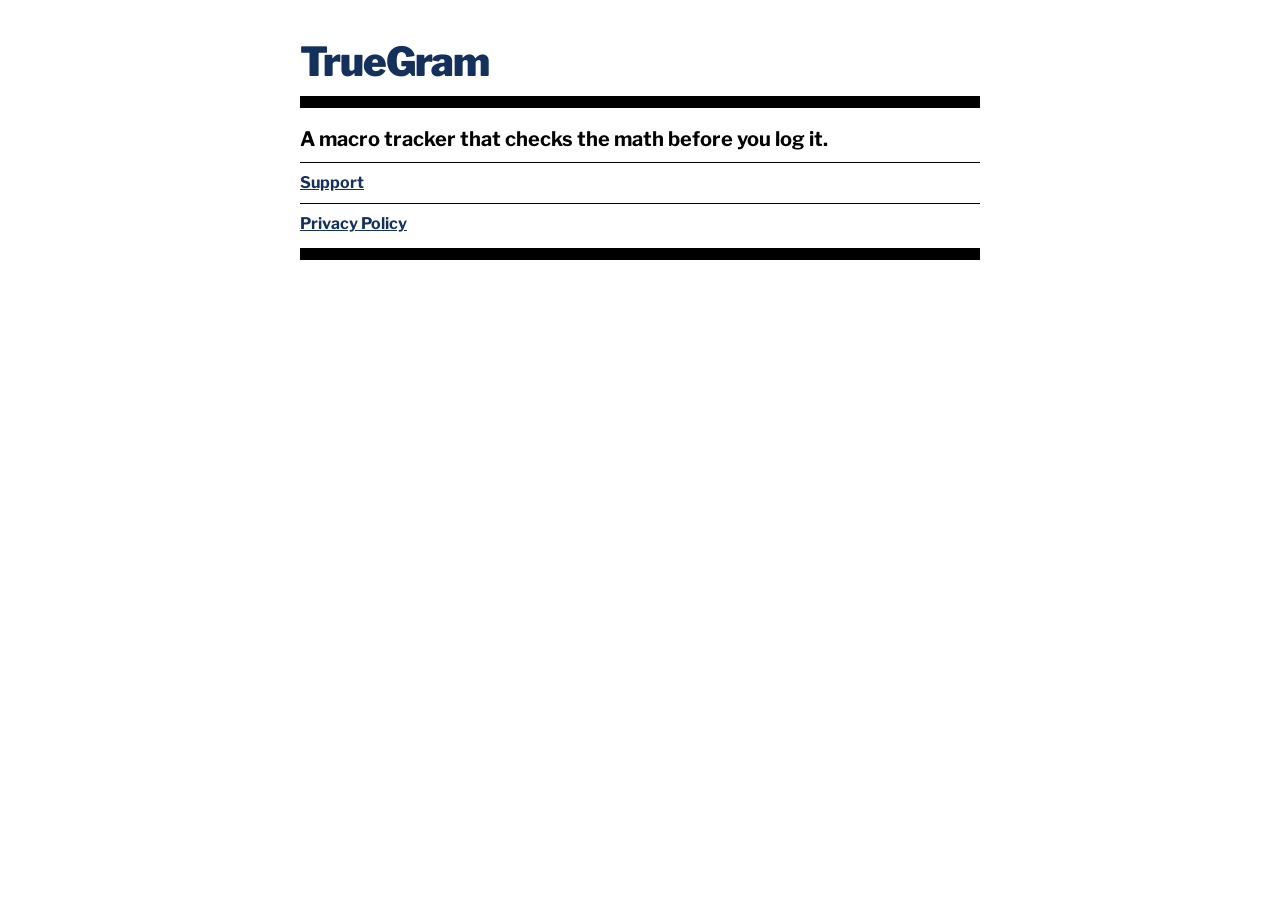
<file: index.html>
<!doctype html>
<html lang="en">
<head>
<meta charset="utf-8">
<meta name="viewport" content="width=device-width, initial-scale=1">
<title>TrueGram</title>
<link rel="stylesheet" href="style.css">
</head>
<body>
<main>
<h1 class="wordmark">TrueGram</h1>
<hr class="heavy">
<p class="lead">A macro tracker that checks the math before you log it.</p>
<hr>
<p><a href="support.html">Support</a></p>
<hr>
<p><a href="privacy.html">Privacy Policy</a></p>
<hr class="heavy">
</main>
</body>
</html>
</file>
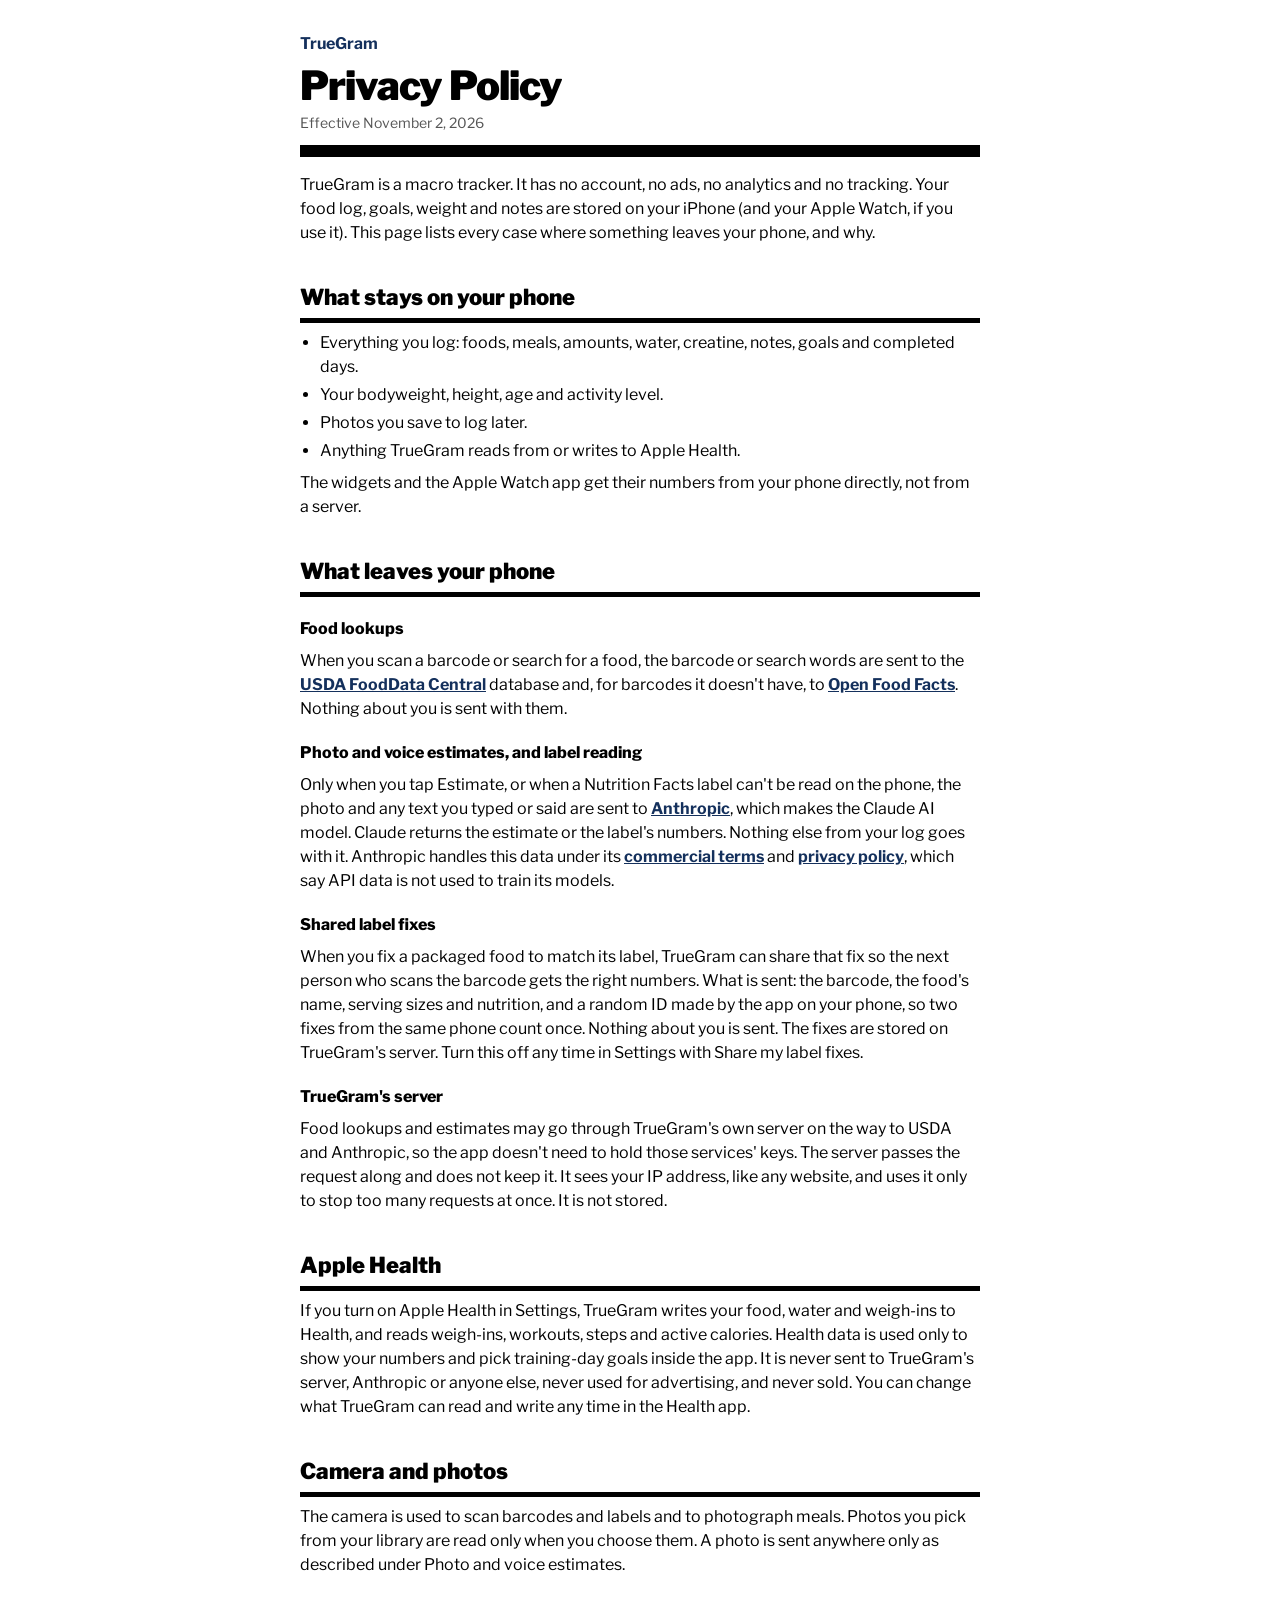
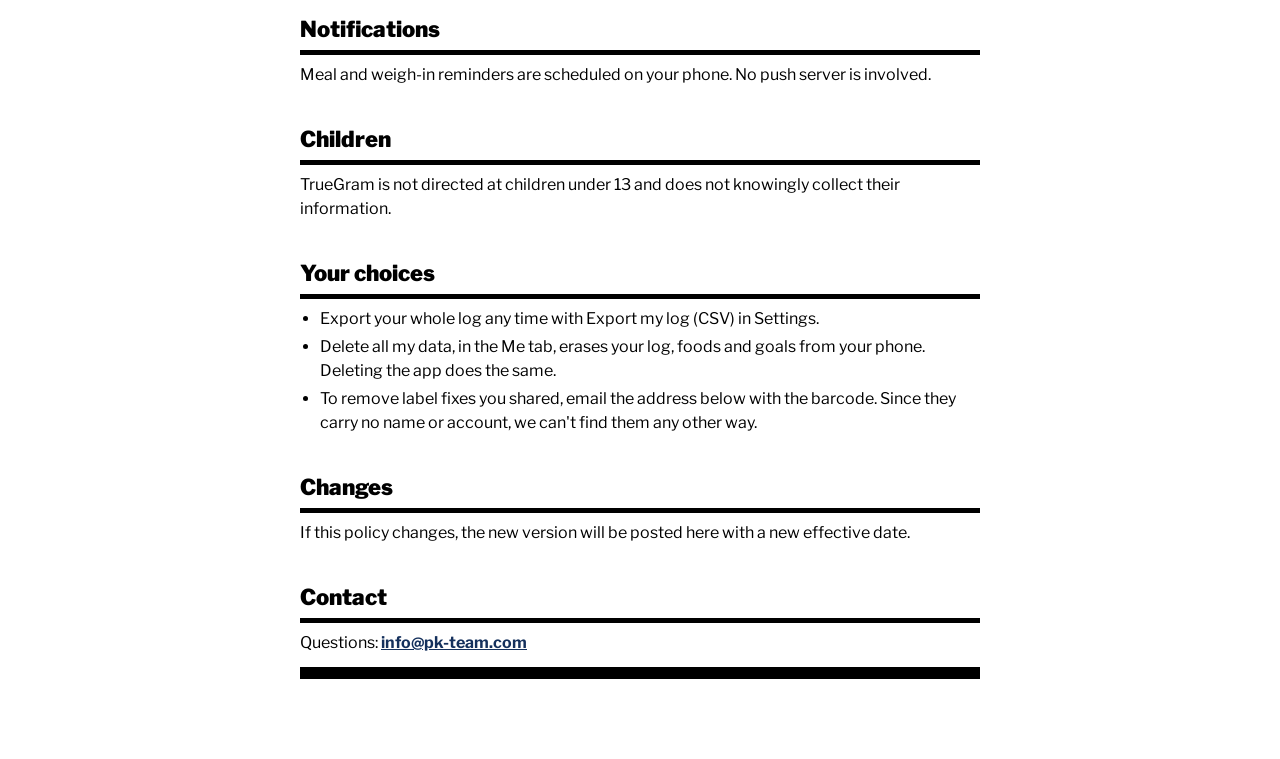
<file: privacy.html>
<!doctype html>
<html lang="en">
<head>
<meta charset="utf-8">
<meta name="viewport" content="width=device-width, initial-scale=1">
<title>TrueGram Privacy Policy</title>
<link rel="stylesheet" href="style.css">
</head>
<body>
<main>
<p class="brand"><a href="index.html">TrueGram</a></p>
<h1>Privacy Policy</h1>
<p class="detail">Effective November 2, 2026</p>
<hr class="heavy">

<p>TrueGram is a macro tracker. It has no account, no ads, no analytics and no tracking. Your food log, goals, weight and notes are stored on your iPhone (and your Apple Watch, if you use it). This page lists every case where something leaves your phone, and why.</p>

<h2>What stays on your phone</h2>
<hr>
<ul>
<li>Everything you log: foods, meals, amounts, water, creatine, notes, goals and completed days.</li>
<li>Your bodyweight, height, age and activity level.</li>
<li>Photos you save to log later.</li>
<li>Anything TrueGram reads from or writes to Apple Health.</li>
</ul>
<p>The widgets and the Apple Watch app get their numbers from your phone directly, not from a server.</p>

<h2>What leaves your phone</h2>
<hr>
<h3>Food lookups</h3>
<p>When you scan a barcode or search for a food, the barcode or search words are sent to the <a href="https://fdc.nal.usda.gov/">USDA FoodData Central</a> database and, for barcodes it doesn't have, to <a href="https://world.openfoodfacts.org/">Open Food Facts</a>. Nothing about you is sent with them.</p>

<h3>Photo and voice estimates, and label reading</h3>
<p>Only when you tap Estimate, or when a Nutrition Facts label can't be read on the phone, the photo and any text you typed or said are sent to <a href="https://www.anthropic.com/">Anthropic</a>, which makes the Claude AI model. Claude returns the estimate or the label's numbers. Nothing else from your log goes with it. Anthropic handles this data under its <a href="https://www.anthropic.com/legal/commercial-terms">commercial terms</a> and <a href="https://www.anthropic.com/legal/privacy">privacy policy</a>, which say API data is not used to train its models.</p>

<h3>Shared label fixes</h3>
<p>When you fix a packaged food to match its label, TrueGram can share that fix so the next person who scans the barcode gets the right numbers. What is sent: the barcode, the food's name, serving sizes and nutrition, and a random ID made by the app on your phone, so two fixes from the same phone count once. Nothing about you is sent. The fixes are stored on TrueGram's server. Turn this off any time in Settings with Share my label fixes.</p>

<h3>TrueGram's server</h3>
<p>Food lookups and estimates may go through TrueGram's own server on the way to USDA and Anthropic, so the app doesn't need to hold those services' keys. The server passes the request along and does not keep it. It sees your IP address, like any website, and uses it only to stop too many requests at once. It is not stored.</p>

<h2>Apple Health</h2>
<hr>
<p>If you turn on Apple Health in Settings, TrueGram writes your food, water and weigh-ins to Health, and reads weigh-ins, workouts, steps and active calories. Health data is used only to show your numbers and pick training-day goals inside the app. It is never sent to TrueGram's server, Anthropic or anyone else, never used for advertising, and never sold. You can change what TrueGram can read and write any time in the Health app.</p>

<h2>Camera and photos</h2>
<hr>
<p>The camera is used to scan barcodes and labels and to photograph meals. Photos you pick from your library are read only when you choose them. A photo is sent anywhere only as described under Photo and voice estimates.</p>

<h2>Notifications</h2>
<hr>
<p>Meal and weigh-in reminders are scheduled on your phone. No push server is involved.</p>

<h2>Children</h2>
<hr>
<p>TrueGram is not directed at children under 13 and does not knowingly collect their information.</p>

<h2>Your choices</h2>
<hr>
<ul>
<li>Export your whole log any time with Export my log (CSV) in Settings.</li>
<li>Delete all my data, in the Me tab, erases your log, foods and goals from your phone. Deleting the app does the same.</li>
<li>To remove label fixes you shared, email the address below with the barcode. Since they carry no name or account, we can't find them any other way.</li>
</ul>

<h2>Changes</h2>
<hr>
<p>If this policy changes, the new version will be posted here with a new effective date.</p>

<h2>Contact</h2>
<hr>
<p>Questions: <a href="mailto:info@pk-team.com">info@pk-team.com</a></p>
<hr class="heavy">
</main>
</body>
</html>
</file>
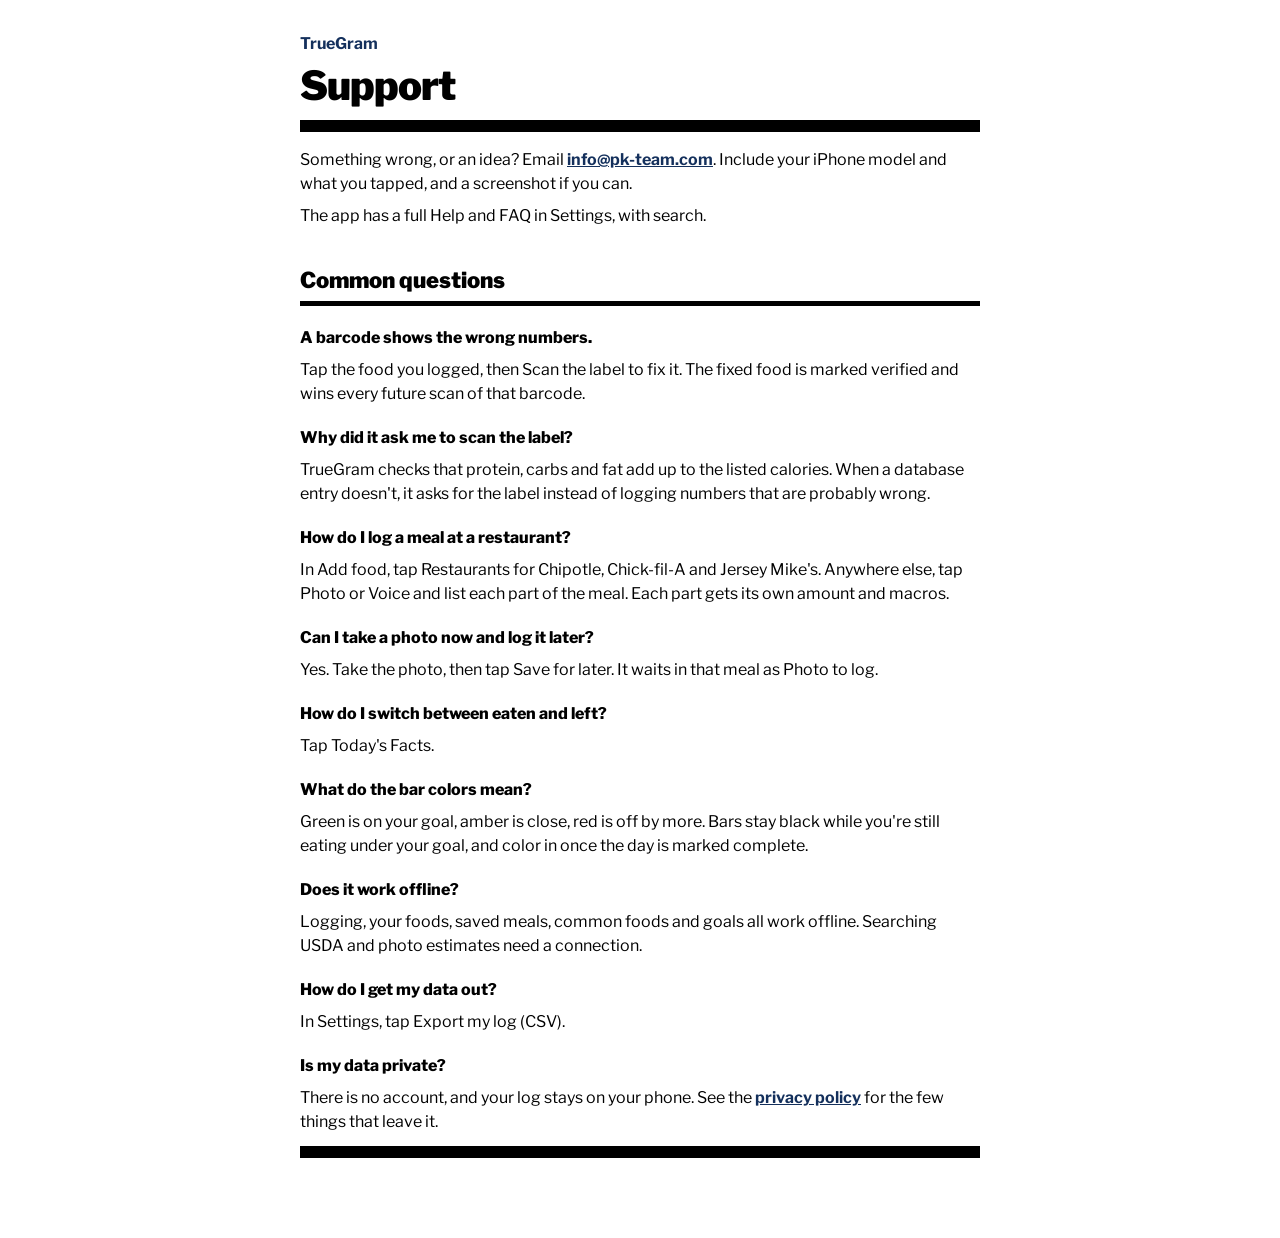
<file: support.html>
<!doctype html>
<html lang="en">
<head>
<meta charset="utf-8">
<meta name="viewport" content="width=device-width, initial-scale=1">
<title>TrueGram Support</title>
<link rel="stylesheet" href="style.css">
</head>
<body>
<main>
<p class="brand"><a href="index.html">TrueGram</a></p>
<h1>Support</h1>
<hr class="heavy">

<p>Something wrong, or an idea? Email <a href="mailto:info@pk-team.com">info@pk-team.com</a>. Include your iPhone model and what you tapped, and a screenshot if you can.</p>
<p>The app has a full Help and FAQ in Settings, with search.</p>

<h2>Common questions</h2>
<hr>

<h3>A barcode shows the wrong numbers.</h3>
<p>Tap the food you logged, then Scan the label to fix it. The fixed food is marked verified and wins every future scan of that barcode.</p>

<h3>Why did it ask me to scan the label?</h3>
<p>TrueGram checks that protein, carbs and fat add up to the listed calories. When a database entry doesn't, it asks for the label instead of logging numbers that are probably wrong.</p>

<h3>How do I log a meal at a restaurant?</h3>
<p>In Add food, tap Restaurants for Chipotle, Chick-fil-A and Jersey Mike's. Anywhere else, tap Photo or Voice and list each part of the meal. Each part gets its own amount and macros.</p>

<h3>Can I take a photo now and log it later?</h3>
<p>Yes. Take the photo, then tap Save for later. It waits in that meal as Photo to log.</p>

<h3>How do I switch between eaten and left?</h3>
<p>Tap Today's Facts.</p>

<h3>What do the bar colors mean?</h3>
<p>Green is on your goal, amber is close, red is off by more. Bars stay black while you're still eating under your goal, and color in once the day is marked complete.</p>

<h3>Does it work offline?</h3>
<p>Logging, your foods, saved meals, common foods and goals all work offline. Searching USDA and photo estimates need a connection.</p>

<h3>How do I get my data out?</h3>
<p>In Settings, tap Export my log (CSV).</p>

<h3>Is my data private?</h3>
<p>There is no account, and your log stays on your phone. See the <a href="privacy.html">privacy policy</a> for the few things that leave it.</p>
<hr class="heavy">
</main>
</body>
</html>
</file>
<file: style.css>
/* TrueGram design system: ink on paper, navy for links, label rules instead of cards. */
@import url("https://fonts.googleapis.com/css2?family=Libre+Franklin:wght@400;700;800;900&display=swap");

:root {
  --navy: #14305c;
  --ink: #000000;
  --paper: #ffffff;
  --graphite: #555555;
}

html { background: var(--paper); color: var(--ink); }
body {
  margin: 0;
  font-family: "Libre Franklin", -apple-system, "Helvetica Neue", Arial, sans-serif;
  font-size: 16px;
  line-height: 1.5;
}
main { max-width: 680px; margin: 0 auto; padding: 32px 20px 64px; }

h1 { font-size: 40px; font-weight: 900; letter-spacing: -1px; line-height: 1.1; margin: 8px 0 4px; }
h1.wordmark { color: var(--navy); }
h2 { font-size: 22px; font-weight: 900; margin: 36px 0 0; }
h3 { font-size: 16px; font-weight: 800; margin: 20px 0 4px; }
p, ul { margin: 8px 0; }
ul { padding-left: 20px; }
li { margin: 4px 0; }

.brand { font-weight: 900; margin: 0; }
.brand a { color: var(--navy); text-decoration: none; }
.detail { color: var(--graphite); font-size: 14px; margin: 0 0 8px; }
.lead { font-size: 20px; font-weight: 700; }

a { color: var(--navy); font-weight: 700; }

hr { border: 0; border-top: 1px solid var(--ink); margin: 4px 0 8px; }
hr.heavy { border-top-width: 12px; margin: 12px 0 16px; }
h2 + hr { border-top-width: 5px; }
</file>
